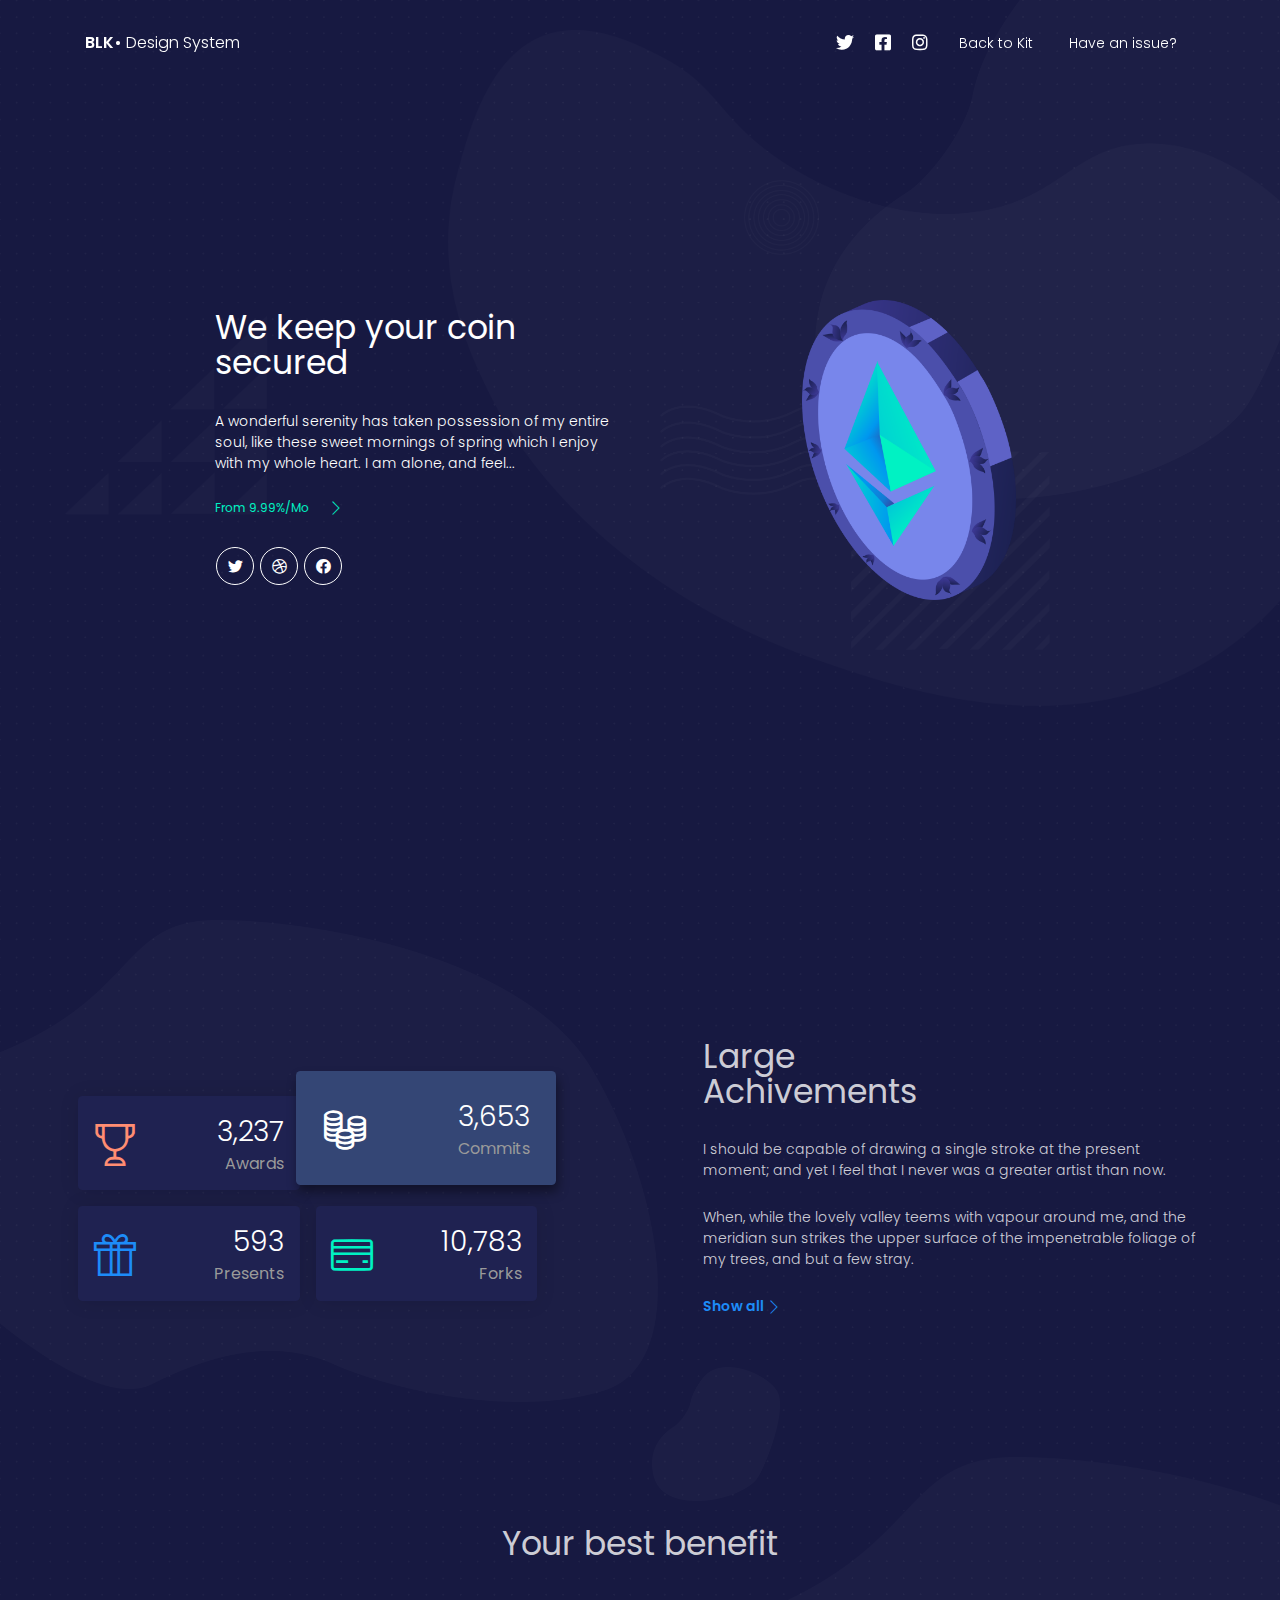
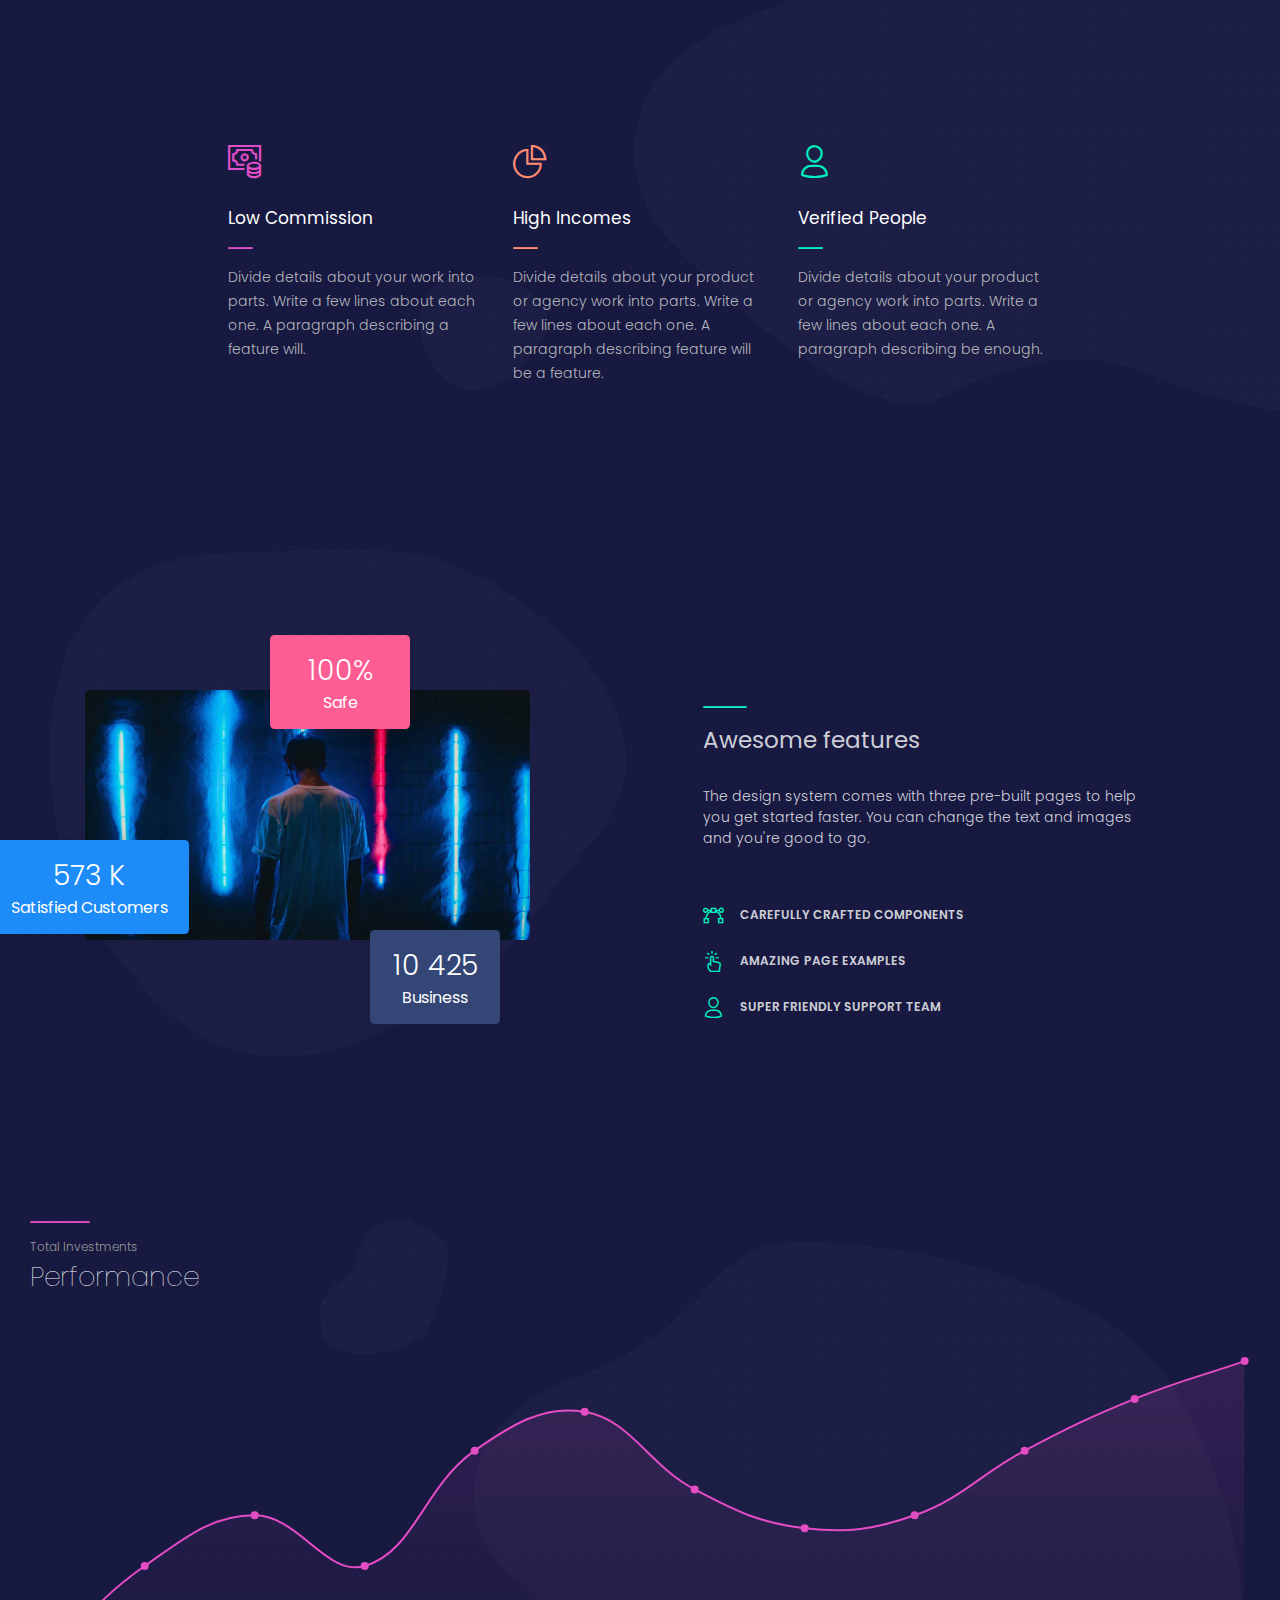
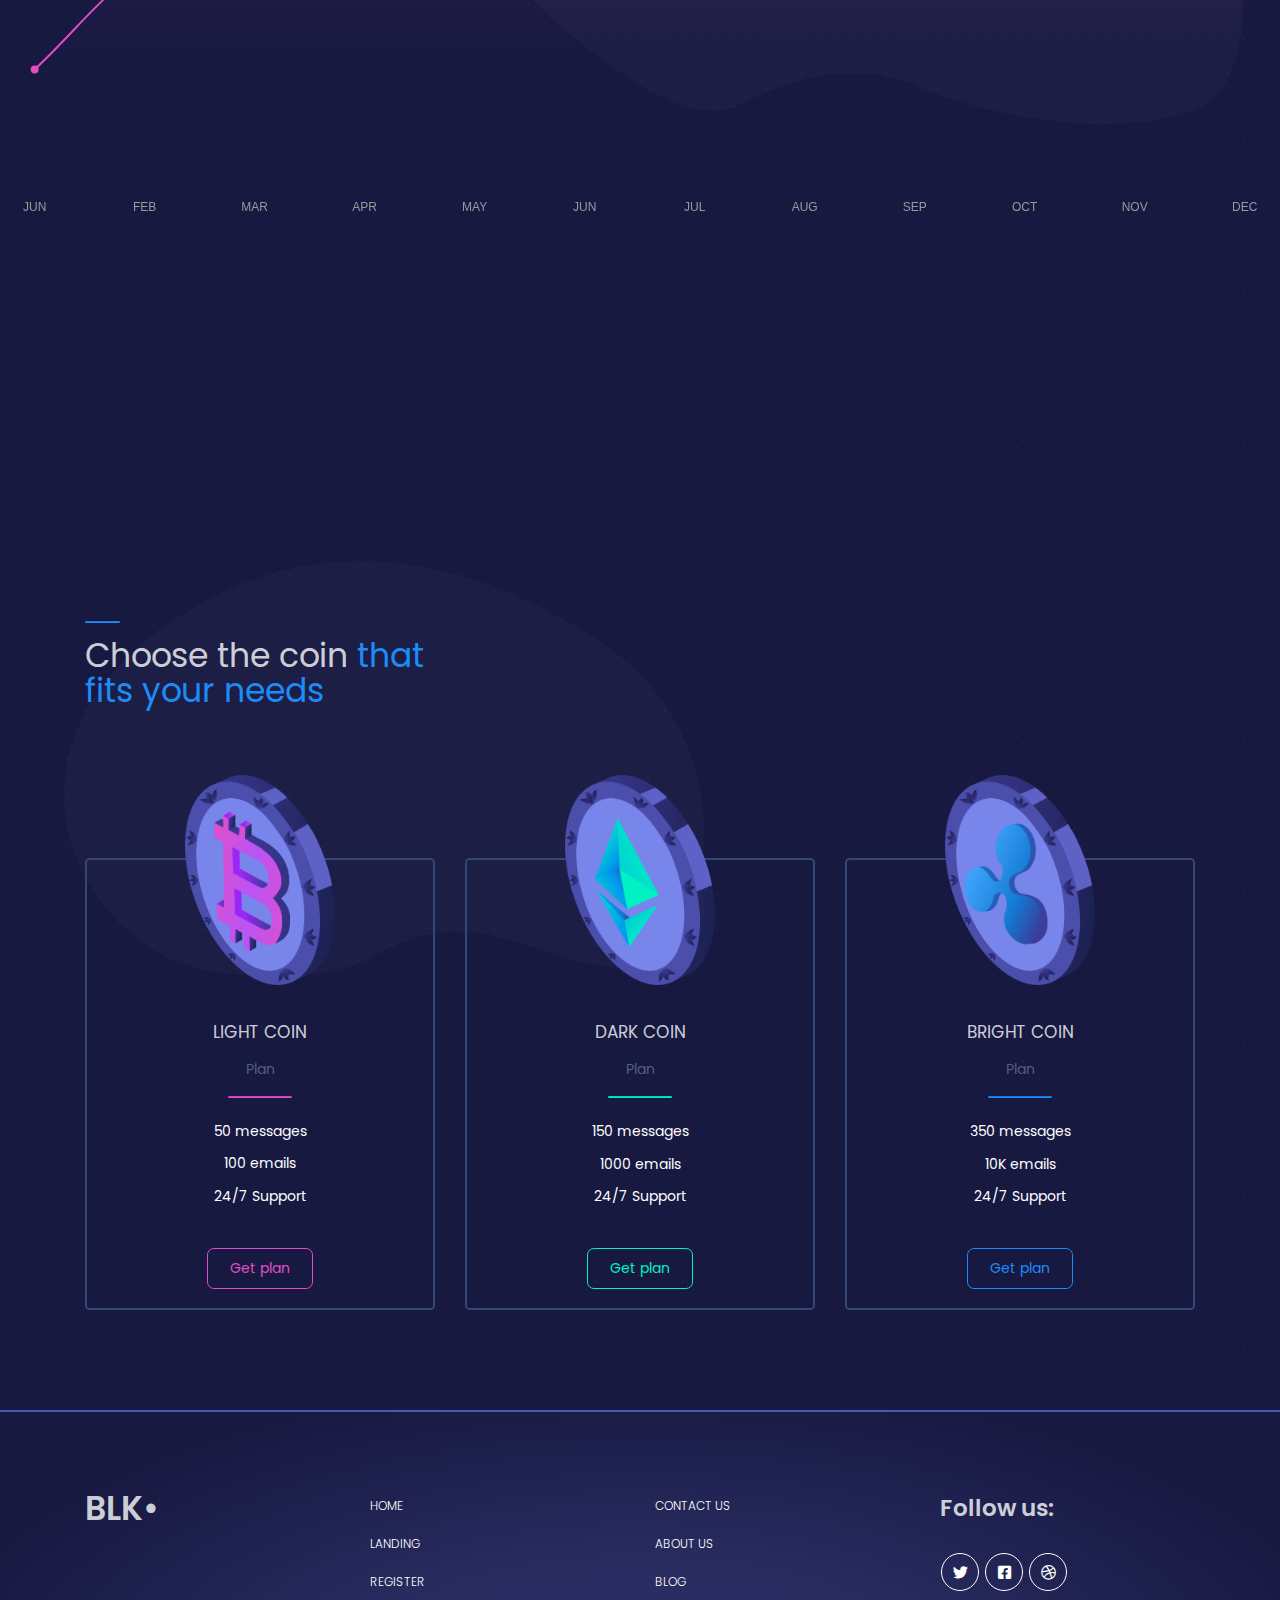
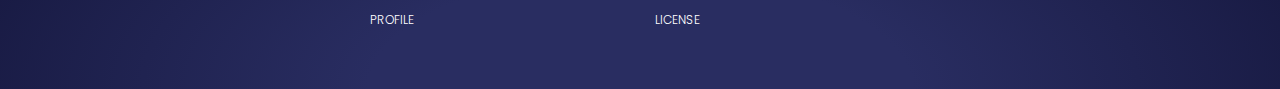
<file: examples/landing-page.html>
<!DOCTYPE html>
<html lang="en">

<head>
  <meta charset="utf-8" />
  <meta name="viewport" content="width=device-width, initial-scale=1, shrink-to-fit=no">
  <link rel="apple-touch-icon" sizes="76x76" href="../assets/img/apple-icon.png">
  <link rel="icon" type="image/png" href="../assets/img/favicon.png">
  <title>
    Blk• Design System by Creative Tim
  </title>
  <!--     Fonts and icons     -->
  <link href="https://fonts.googleapis.com/css?family=Poppins:200,300,400,600,700,800" rel="stylesheet" />
  <link href="https://use.fontawesome.com/releases/v5.0.6/css/all.css" rel="stylesheet">
  <!-- Nucleo Icons -->
  <link href="../assets/css/nucleo-icons.css" rel="stylesheet" />
  <!-- CSS Files -->
  <link href="../assets/css/blk-design-system.css?v=1.0.0" rel="stylesheet" />
  <!-- CSS Just for demo purpose, don't include it in your project -->
  <link href="../assets/demo/demo.css" rel="stylesheet" />
</head>

<body class="landing-page">
  <!-- Navbar -->
  <nav class="navbar navbar-expand-lg fixed-top navbar-transparent " color-on-scroll="100">
    <div class="container">
      <div class="navbar-translate">
        <a class="navbar-brand" href="https://demos.creative-tim.com/blk-design-system/index.html" rel="tooltip" title="Designed and Coded by Creative Tim" data-placement="bottom" target="_blank">
          <span>BLK•</span> Design System
        </a>
        <button class="navbar-toggler navbar-toggler" type="button" data-toggle="collapse" data-target="#navigation" aria-controls="navigation-index" aria-expanded="false" aria-label="Toggle navigation">
          <span class="navbar-toggler-bar bar1"></span>
          <span class="navbar-toggler-bar bar2"></span>
          <span class="navbar-toggler-bar bar3"></span>
        </button>
      </div>
      <div class="collapse navbar-collapse justify-content-end" id="navigation">
        <div class="navbar-collapse-header">
          <div class="row">
            <div class="col-6 collapse-brand">
              <a>
                BLK•
              </a>
            </div>
            <div class="col-6 collapse-close text-right">
              <button type="button" class="navbar-toggler" data-toggle="collapse" data-target="#navigation" aria-controls="navigation-index" aria-expanded="false" aria-label="Toggle navigation">
                <i class="tim-icons icon-simple-remove"></i>
              </button>
            </div>
          </div>
        </div>
        <ul class="navbar-nav">
          <li class="nav-item p-0">
            <a class="nav-link" rel="tooltip" title="Follow us on Twitter" data-placement="bottom" href="https://twitter.com/CreativeTim" target="_blank">
              <i class="fab fa-twitter"></i>
              <p class="d-lg-none d-xl-none">Twitter</p>
            </a>
          </li>
          <li class="nav-item p-0">
            <a class="nav-link" rel="tooltip" title="Like us on Facebook" data-placement="bottom" href="https://www.facebook.com/CreativeTim" target="_blank">
              <i class="fab fa-facebook-square"></i>
              <p class="d-lg-none d-xl-none">Facebook</p>
            </a>
          </li>
          <li class="nav-item p-0">
            <a class="nav-link" rel="tooltip" title="Follow us on Instagram" data-placement="bottom" href="https://www.instagram.com/CreativeTimOfficial" target="_blank">
              <i class="fab fa-instagram"></i>
              <p class="d-lg-none d-xl-none">Instagram</p>
            </a>
          </li>
          <li class="nav-item">
            <a class="nav-link" href="../index.html">Back to Kit</a>
          </li>
          <li class="nav-item">
            <a class="nav-link" href="https://github.com/creativetimofficial/blk-design-system/issues">Have an issue?</a>
          </li>
        </ul>
      </div>
    </div>
  </nav>
  <!-- End Navbar -->
  <div class="wrapper">
    <div class="page-header">
      <img src="../assets/img/blob.png" class="path">
      <img src="../assets/img/path2.png" class="path2">
      <img src="../assets/img/triunghiuri.png" class="shapes triangle">
      <img src="../assets/img/waves.png" class="shapes wave">
      <img src="../assets/img/patrat.png" class="shapes squares">
      <img src="../assets/img/cercuri.png" class="shapes circle">
      <div class="content-center">
        <div class="row row-grid justify-content-between align-items-center text-left">
          <div class="col-lg-6 col-md-6">
            <h1 class="text-white">We keep your coin
              <br/>
              <span class="text-white">secured</span>
            </h1>
            <p class="text-white mb-3">A wonderful serenity has taken possession of my entire soul, like these sweet mornings of spring which I enjoy with my whole heart. I am alone, and feel...</p>
            <div class="btn-wrapper mb-3">
              <p class="category text-success d-inline">From 9.99%/mo</p>
              <a href="#blk" class="btn btn-success btn-link btn-sm"><i class="tim-icons icon-minimal-right"></i></a>
            </div>
            <div class="btn-wrapper">
              <div class="button-container">
                <button href="javascript:void(0)" class="btn btn-icon btn-simple btn-round btn-neutral">
                  <i class="fab fa-twitter"></i>
                </button>
                <button href="javascript:void(0)" class="btn btn-icon btn-simple btn-round btn-neutral">
                  <i class="fab fa-dribbble"></i>
                </button>
                <button href="javascript:void(0)" class="btn btn-icon btn-simple btn-round btn-neutral">
                  <i class="fab fa-facebook"></i>
                </button>
              </div>
            </div>
          </div>
          <div class="col-lg-4 col-md-5">
            <img src="../assets/img/etherum.png" alt="Circle image" class="img-fluid">
          </div>
        </div>
      </div>
    </div>
    <section class="section section-lg">
      <section class="section">
        <img src="../assets/img/path4.png" class="path">
        <div class="container">
          <div class="row row-grid justify-content-between">
            <div class="col-md-5 mt-lg-5">
              <div class="row">
                <div class="col-lg-6 col-sm-12 px-2 py-2">
                  <div class="card card-stats ">
                    <div class="card-body">
                      <div class="row">
                        <div class="col-5 col-md-4">
                          <div class="icon-big text-center icon-warning">
                            <i class="tim-icons icon-trophy text-warning"></i>
                          </div>
                        </div>
                        <div class="col-7 col-md-8">
                          <div class="numbers">
                            <p class="card-title">3,237
                              <p>
                                <p class="card-category">Awards</p>
                          </div>
                        </div>
                      </div>
                    </div>
                  </div>
                </div>
                <div class="col-lg-6 col-sm-12 px-2 py-2">
                  <div class="card card-stats upper bg-default">
                    <div class="card-body">
                      <div class="row">
                        <div class="col-5 col-md-4">
                          <div class="icon-big text-center icon-warning">
                            <i class="tim-icons icon-coins text-white"></i>
                          </div>
                        </div>
                        <div class="col-7 col-md-8">
                          <div class="numbers">
                            <p class="card-title">3,653
                              <p>
                                <p class="card-category">Commits</p>
                          </div>
                        </div>
                      </div>
                    </div>
                  </div>
                </div>
              </div>
              <div class="row">
                <div class="col-lg-6 col-sm-12 px-2 py-2">
                  <div class="card card-stats ">
                    <div class="card-body">
                      <div class="row">
                        <div class="col-5 col-md-4">
                          <div class="icon-big text-center icon-warning">
                            <i class="tim-icons icon-gift-2 text-info"></i>
                          </div>
                        </div>
                        <div class="col-7 col-md-8">
                          <div class="numbers">
                            <p class="card-title">593
                              <p>
                                <p class="card-category">Presents</p>
                          </div>
                        </div>
                      </div>
                    </div>
                  </div>
                </div>
                <div class="col-lg-6 col-sm-12 px-2 py-2">
                  <div class="card card-stats ">
                    <div class="card-body">
                      <div class="row">
                        <div class="col-5 col-md-4">
                          <div class="icon-big text-center icon-warning">
                            <i class="tim-icons icon-credit-card text-success"></i>
                          </div>
                        </div>
                        <div class="col-7 col-md-8">
                          <div class="numbers">
                            <p class="card-title">10,783
                              <p>
                                <p class="card-category">Forks</p>
                          </div>
                        </div>
                      </div>
                    </div>
                  </div>
                </div>
              </div>
            </div>
            <div class="col-md-6">
              <div class="pl-md-5">
                <h1>Large
                  <br/>Achivements</h1>
                <p>I should be capable of drawing a single stroke at the present moment; and yet I feel that I never was a greater artist than now. </p>
                <br/>
                <p>When, while the lovely valley teems with vapour around me, and the meridian sun strikes the upper surface of the impenetrable foliage of my trees, and but a few stray.</p>
                <br/>
                <a href="#" class="font-weight-bold text-info mt-5">Show all <i class="tim-icons icon-minimal-right text-info"></i></a>
              </div>
            </div>
          </div>
        </div>
      </section>
    </section>
    <section class="section section-lg">
      <img src="../assets/img/path4.png" class="path">
      <img src="../assets/img/path5.png" class="path2">
      <img src="../assets/img/path2.png" class="path3">
      <div class="container">
        <div class="row justify-content-center">
          <div class="col-lg-12">
            <h1 class="text-center">Your best benefit</h1>
            <div class="row row-grid justify-content-center">
              <div class="col-lg-3">
                <div class="info">
                  <div class="icon icon-primary">
                    <i class="tim-icons icon-money-coins"></i>
                  </div>
                  <h4 class="info-title">Low Commission</h4>
                  <hr class="line-primary">
                  <p>Divide details about your work into parts. Write a few lines about each one. A paragraph describing a feature will.</p>
                </div>
              </div>
              <div class="col-lg-3">
                <div class="info">
                  <div class="icon icon-warning">
                    <i class="tim-icons icon-chart-pie-36"></i>
                  </div>
                  <h4 class="info-title">High Incomes</h4>
                  <hr class="line-warning">
                  <p>Divide details about your product or agency work into parts. Write a few lines about each one. A paragraph describing feature will be a feature. </p>
                </div>
              </div>
              <div class="col-lg-3">
                <div class="info">
                  <div class="icon icon-success">
                    <i class="tim-icons icon-single-02"></i>
                  </div>
                  <h4 class="info-title">Verified People</h4>
                  <hr class="line-success">
                  <p>Divide details about your product or agency work into parts. Write a few lines about each one. A paragraph describing be enough.</p>
                </div>
              </div>
            </div>
          </div>
        </div>
      </div>
    </section>
    <section class="section section-lg section-safe">
      <img src="../assets/img/path5.png" class="path">
      <div class="container">
        <div class="row row-grid justify-content-between">
          <div class="col-md-5">
            <img src="../assets/img/chester-wade.jpg" class="img-fluid floating">
            <div class="card card-stats bg-danger">
              <div class="card-body">
                <div class="justify-content-center">
                  <div class="numbers">
                    <p class="card-title">100%</p>
                    <p class="card-category text-white">Safe</p>
                  </div>
                </div>
              </div>
            </div>
            <div class="card card-stats bg-info">
              <div class="card-body">
                <div class="justify-content-center">
                  <div class="numbers">
                    <p class="card-title">573 K</p>
                    <p class="card-category text-white">Satisfied customers</p>
                  </div>
                </div>
              </div>
            </div>
            <div class="card card-stats bg-default">
              <div class="card-body">
                <div class="justify-content-center">
                  <div class="numbers">
                    <p class="card-title">10 425</p>
                    <p class="card-category text-white">Business</p>
                  </div>
                </div>
              </div>
            </div>
          </div>
          <div class="col-md-6">
            <div class="px-md-5">
              <hr class="line-success">
              <h3>Awesome features</h3>
              <p>The design system comes with three pre-built pages to help you get started faster. You can change the text and images and you're good to go.</p>
              <ul class="list-unstyled mt-5">
                <li class="py-2">
                  <div class="d-flex align-items-center">
                    <div class="icon icon-success mb-2">
                      <i class="tim-icons icon-vector"></i>
                    </div>
                    <div class="ml-3">
                      <h6>Carefully crafted components</h6>
                    </div>
                  </div>
                </li>
                <li class="py-2">
                  <div class="d-flex align-items-center">
                    <div class="icon icon-success mb-2">
                      <i class="tim-icons icon-tap-02"></i>
                    </div>
                    <div class="ml-3">
                      <h6>Amazing page examples</h6>
                    </div>
                  </div>
                </li>
                <li class="py-2">
                  <div class="d-flex align-items-center">
                    <div class="icon icon-success mb-2">
                      <i class="tim-icons icon-single-02"></i>
                    </div>
                    <div class="ml-3">
                      <h6>Super friendly support team</h6>
                    </div>
                  </div>
                </li>
              </ul>
            </div>
          </div>
        </div>
      </div>
    </section>
    <section class="section section-lg">
      <img src="../assets/img/path4.png" class="path">
      <img src="../assets/img/path2.png" class="path2">
      <div class="col-md-12">
        <div class="card card-chart card-plain">
          <div class="card-header">
            <div class="row">
              <div class="col-sm-6 text-left">
                <hr class="line-primary">
                <h5 class="card-category">Total Investments</h5>
                <h2 class="card-title">Performance</h2>
              </div>
            </div>
          </div>
          <div class="card-body">
            <div class="chart-area">
              <canvas id="chartBig"></canvas>
            </div>
          </div>
        </div>
      </div>
    </section>
    <section class="section section-lg section-coins">
      <img src="../assets/img/path3.png" class="path">
      <div class="container">
        <div class="row">
          <div class="col-md-4">
            <hr class="line-info">
            <h1>Choose the coin
              <span class="text-info">that fits your needs</span>
            </h1>
          </div>
        </div>
        <div class="row">
          <div class="col-md-4">
            <div class="card card-coin card-plain">
              <div class="card-header">
                <img src="../assets/img/bitcoin.png" class="img-center img-fluid">
              </div>
              <div class="card-body">
                <div class="row">
                  <div class="col-md-12 text-center">
                    <h4 class="text-uppercase">Light Coin</h4>
                    <span>Plan</span>
                    <hr class="line-primary">
                  </div>
                </div>
                <div class="row">
                  <ul class="list-group">
                    <li class="list-group-item">50 messages</li>
                    <li class="list-group-item">100 emails</li>
                    <li class="list-group-item">24/7 Support</li>
                  </ul>
                </div>
              </div>
              <div class="card-footer text-center">
                <button class="btn btn-primary btn-simple">Get plan</button>
              </div>
            </div>
          </div>
          <div class="col-md-4">
            <div class="card card-coin card-plain">
              <div class="card-header">
                <img src="../assets/img/etherum.png" class="img-center img-fluid">
              </div>
              <div class="card-body">
                <div class="row">
                  <div class="col-md-12 text-center">
                    <h4 class="text-uppercase">Dark Coin</h4>
                    <span>Plan</span>
                    <hr class="line-success">
                  </div>
                </div>
                <div class="row">
                  <ul class="list-group">
                    <li class="list-group-item">150 messages</li>
                    <li class="list-group-item">1000 emails</li>
                    <li class="list-group-item">24/7 Support</li>
                  </ul>
                </div>
              </div>
              <div class="card-footer text-center">
                <button class="btn btn-success btn-simple">Get plan</button>
              </div>
            </div>
          </div>
          <div class="col-md-4">
            <div class="card card-coin card-plain">
              <div class="card-header">
                <img src="../assets/img/ripp.png" class="img-center img-fluid">
              </div>
              <div class="card-body">
                <div class="row">
                  <div class="col-md-12 text-center">
                    <h4 class="text-uppercase">Bright Coin</h4>
                    <span>Plan</span>
                    <hr class="line-info">
                  </div>
                </div>
                <div class="row">
                  <ul class="list-group">
                    <li class="list-group-item">350 messages</li>
                    <li class="list-group-item">10K emails</li>
                    <li class="list-group-item">24/7 Support</li>
                  </ul>
                </div>
              </div>
              <div class="card-footer text-center">
                <button class="btn btn-info btn-simple">Get plan</button>
              </div>
            </div>
          </div>
        </div>
      </div>
    </section>
    <footer class="footer">
      <div class="container">
        <div class="row">
          <div class="col-md-3">
            <h1 class="title">BLK•</h1>
          </div>
          <div class="col-md-3">
            <ul class="nav">
              <li class="nav-item">
                <a href="../index.html" class="nav-link">
                  Home
                </a>
              </li>
              <li class="nav-item">
                <a href="../examples/landing-page.html" class="nav-link">
                  Landing
                </a>
              </li>
              <li class="nav-item">
                <a href="../examples/register-page.html" class="nav-link">
                  Register
                </a>
              </li>
              <li class="nav-item">
                <a href="../examples/profile-page.html" class="nav-link">
                  Profile
                </a>
              </li>
            </ul>
          </div>
          <div class="col-md-3">
            <ul class="nav">
              <li class="nav-item">
                <a href="https://creative-tim.com/contact-us" class="nav-link">
                  Contact Us
                </a>
              </li>
              <li class="nav-item">
                <a href="https://creative-tim.com/about-us" class="nav-link">
                  About Us
                </a>
              </li>
              <li class="nav-item">
                <a href="https://creative-tim.com/blog" class="nav-link">
                  Blog
                </a>
              </li>
              <li class="nav-item">
                <a href="https://opensource.org/licenses/MIT" class="nav-link">
                  License
                </a>
              </li>
            </ul>
          </div>
          <div class="col-md-3">
            <h3 class="title">Follow us:</h3>
            <div class="btn-wrapper profile">
              <a target="_blank" href="https://twitter.com/creativetim" class="btn btn-icon btn-neutral btn-round btn-simple" data-toggle="tooltip" data-original-title="Follow us">
                <i class="fab fa-twitter"></i>
              </a>
              <a target="_blank" href="https://www.facebook.com/creativetim" class="btn btn-icon btn-neutral btn-round btn-simple" data-toggle="tooltip" data-original-title="Like us">
                <i class="fab fa-facebook-square"></i>
              </a>
              <a target="_blank" href="https://dribbble.com/creativetim" class="btn btn-icon btn-neutral  btn-round btn-simple" data-toggle="tooltip" data-original-title="Follow us">
                <i class="fab fa-dribbble"></i>
              </a>
            </div>
          </div>
        </div>
      </div>
    </footer>
  </div>
  <!--   Core JS Files   -->
  <script src="../assets/js/core/jquery.min.js" type="text/javascript"></script>
  <script src="../assets/js/core/popper.min.js" type="text/javascript"></script>
  <script src="../assets/js/core/bootstrap.min.js" type="text/javascript"></script>
  <script src="../assets/js/plugins/perfect-scrollbar.jquery.min.js"></script>
  <!--  Plugin for Switches, full documentation here: http://www.jque.re/plugins/version3/bootstrap.switch/ -->
  <script src="../assets/js/plugins/bootstrap-switch.js"></script>
  <!--  Plugin for the Sliders, full documentation here: http://refreshless.com/nouislider/ -->
  <script src="../assets/js/plugins/nouislider.min.js" type="text/javascript"></script>
  <!-- Chart JS -->
  <script src="../assets/js/plugins/chartjs.min.js"></script>
  <!--  Plugin for the DatePicker, full documentation here: https://github.com/uxsolutions/bootstrap-datepicker -->
  <script src="../assets/js/plugins/moment.min.js"></script>
  <script src="../assets/js/plugins/bootstrap-datetimepicker.js" type="text/javascript"></script>
  <!-- Black Dashboard DEMO methods, don't include it in your project! -->
  <script src="../assets/demo/demo.js"></script>
  <!-- Control Center for Black UI Kit: parallax effects, scripts for the example pages etc -->
  <script src="../assets/js/blk-design-system.min.js?v=1.0.0" type="text/javascript"></script>
  <script>
    $(document).ready(function() {
      // Javascript method's body can be found in assets/assets-for-demo/js/demo.js
      demo.initLandingPageChart();
    });
  </script>
</body>

</html>
</file>
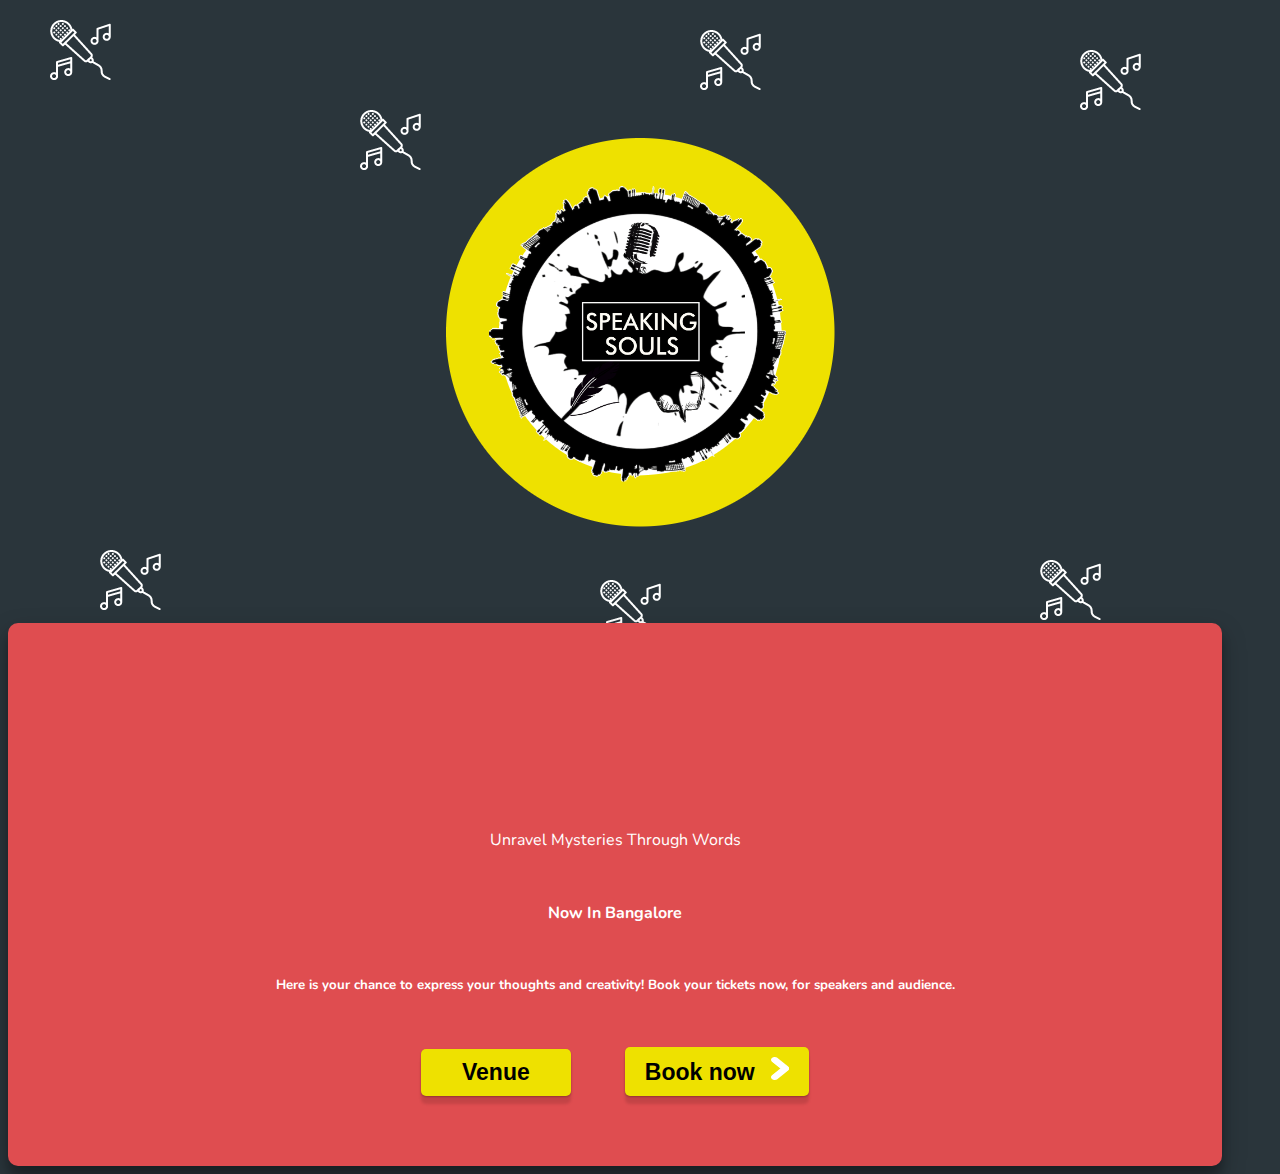
<file: speakingsouls/index1.html>
<!doctype html>
<html lang="en">

<head>
  <!-- Required meta tags -->
  <meta charset="utf-8">
  <meta name="viewport" content="width=device-width, initial-scale=1, shrink-to-fit=no">
<link href="https://fonts.googleapis.com/css?family=Nunito" rel="stylesheet">
  <!-- Bootstrap CSS -->
  <link rel="stylesheet" href="https://stackpath.bootstrapcdn.com/bootstrap/4.2.1/css/bootstrap.min.css" integrity="sha384-GJzZqFGwb1QTTN6wy59ffF1BuGJpLSa9DkKMp0DgiMDm4iYMj70gZWKYbI706tWS" crossorigin="anonymous">
  <link rel="stylesheet" href="./main.css">
  <title>Hello, world!</title>
</head>

<body>
  <img src="mike.png" alt="m.png" class="mic mic1 elementToAnimate">
  <img src="mike.png" alt="m.png" class="mic mic2 elementToAnimate1">
  <img src="mike.png" alt="m.png" class="mic mic3 elementToAnimate">
  <img src="mike.png" alt="m.png" class="mic mic4 elementToAnimate1">
  <img src="mike.png" alt="m.png" class="mic mic5 elementToAnimate">
  <img src="mike.png" alt="m.png" class="mic mic6 elementToAnimate1">
  <img src="mike.png" alt="m.png" class="mic mic7 elementToAnimate">

  <div class="container-fluid">
    <div class="row">
      <div class="col-md-5 col-sm-12">
        <div class="logo">
          <center>
            <img class="logo1" src="logo.png" />
          </center>
        </div>
      </div>
      <div class="col-md-7 col-sm-12">
        <div class="content">
          <center>
            <div class="block">
              <h1 class="animate three"><span>S</span><span>p</span><span>e</span><span>a</span><span>k</span><span>i</span><span>n</span><span>g</span>&nbsp;
      <span></span><span>S</span><span>o</span><span>u</span><span>l</span><span>s</span>
      </h1>
      <p>
        Unravel Mysteries Through Words
      </p>
              <h4>Now In Bangalore</h4>
              <h5>Here is your chance to express your thoughts and creativity! Book your tickets now, for speakers and audience.
</h5>
              <button type="button" class="venue" name="button">Venue</button>
              <button type="button" class="tickets" name="button">Book now <img src="arow.png"   /></button>
            </div>
          </center>
        </div>
      </div>
    </div>
  </div>
  <!-- Optional JavaScript -->
  <!-- jQuery first, then Popper.js, then Bootstrap JS -->
  <script src="https://code.jquery.com/jquery-3.3.1.slim.min.js" integrity="sha384-q8i/X+965DzO0rT7abK41JStQIAqVgRVzpbzo5smXKp4YfRvH+8abtTE1Pi6jizo" crossorigin="anonymous"></script>
  <script src="https://cdnjs.cloudflare.com/ajax/libs/popper.js/1.14.6/umd/popper.min.js" integrity="sha384-wHAiFfRlMFy6i5SRaxvfOCifBUQy1xHdJ/yoi7FRNXMRBu5WHdZYu1hA6ZOblgut" crossorigin="anonymous"></script>
  <script src="https://stackpath.bootstrapcdn.com/bootstrap/4.2.1/js/bootstrap.min.js" integrity="sha384-B0UglyR+jN6CkvvICOB2joaf5I4l3gm9GU6Hc1og6Ls7i6U/mkkaduKaBhlAXv9k" crossorigin="anonymous"></script>
</body>

</html>
</file>
<file: assets/css/nucleo-icons.css>
/* --------------------------------

Nucleo Outline Web Font - nucleoapp.com/
License - nucleoapp.com/license/
Created using IcoMoon - icomoon.io

-------------------------------- */

@font-face {
  font-family: 'Nucleo';
  src: url('../fonts/nucleo.eot');
  src: url('../fonts/nucleo.eot') format('embedded-opentype'), url('../fonts/nucleo.woff2') format('woff2'), url('../fonts/nucleo.woff') format('woff'), url('../fonts/nucleo.ttf') format('truetype'), url('../fonts/nucleo.svg') format('svg');
  font-weight: normal;
  font-style: normal;
}

/*------------------------
	base class definition
-------------------------*/

.tim-icons {
  display: inline-block;
  font: normal normal normal 1em/1 'Nucleo';
  vertical-align: middle;
  speak: none;
  text-transform: none;
  /* Better Font Rendering */
  -webkit-font-smoothing: antialiased;
  -moz-osx-font-smoothing: grayscale;
}

.font-icon-detail {
  text-align: center;
  padding: 45px 0 30px;
  border: 1px solid #e44cc4;
  border-radius: .1875rem;
  margin: 15px 0;
  min-height: 168px;
}

.font-icon-detail i {
  color: #FFFFFF;
  font-size: 1.5em;
}

.font-icon-detail p {
  color: #e44cc4 !important;
  margin-top: 30px;
  padding: 0 10px;
  font-size: .7142em;
}

/*------------------------
  change icon size
-------------------------*/

.tim-icons-sm {
  font-size: 0.8em;
}

.tim-icons-lg {
  font-size: 1.2em;
}

/* absolute units */

.tim-icons-16 {
  font-size: 16px;
}

.tim-icons-32 {
  font-size: 32px;
}

/*----------------------------------
  add a square/circle background
-----------------------------------*/

.tim-icons-bg-square,
.tim-icons-bg-circle {
  padding: 0.35em;
}

.tim-icons-bg-circle {
  border-radius: 50%;
}

/*------------------------
  list icons
-------------------------*/

/*------------------------
  spinning icons
-------------------------*/

.tim-icons-is-spinning {
  -webkit-animation: tim-icons-spin 2s infinite linear;
  -moz-animation: tim-icons-spin 2s infinite linear;
  animation: tim-icons-spin 2s infinite linear;
}

@-webkit-keyframes tim-icons-spin {
  0% {
    -webkit-transform: rotate(0deg);
  }
  100% {
    -webkit-transform: rotate(360deg);
  }
}

@-moz-keyframes tim-icons-spin {
  0% {
    -moz-transform: rotate(0deg);
  }
  100% {
    -moz-transform: rotate(360deg);
  }
}

@keyframes tim-icons-spin {
  0% {
    -webkit-transform: rotate(0deg);
    -moz-transform: rotate(0deg);
    -ms-transform: rotate(0deg);
    -o-transform: rotate(0deg);
    transform: rotate(0deg);
  }
  100% {
    -webkit-transform: rotate(360deg);
    -moz-transform: rotate(360deg);
    -ms-transform: rotate(360deg);
    -o-transform: rotate(360deg);
    transform: rotate(360deg);
  }
}

/*------------------------
  rotated/flipped icons
-------------------------*/

/*------------------------
	icons
-------------------------*/

.icon-alert-circle-exc::before {
  content: "\ea02";
}

.icon-align-center::before {
  content: "\ea03";
}

.icon-align-left-2::before {
  content: "\ea04";
}

.icon-app::before {
  content: "\ea05";
}

.icon-atom::before {
  content: "\ea06";
}

.icon-attach-87::before {
  content: "\ea07";
}

.icon-badge::before {
  content: "\ea08";
}

.icon-bag-16::before {
  content: "\ea09";
}

.icon-bank::before {
  content: "\ea0a";
}

.icon-basket-simple::before {
  content: "\ea0b";
}

.icon-bell-55::before {
  content: "\ea0c";
}

.icon-bold::before {
  content: "\ea0d";
}

.icon-book-bookmark::before {
  content: "\ea0e";
}

.icon-bulb-63::before {
  content: "\ea0f";
}

.icon-bullet-list-67::before {
  content: "\ea10";
}

.icon-bus-front-12::before {
  content: "\ea11";
}

.icon-button-pause::before {
  content: "\ea12";
}

.icon-button-power::before {
  content: "\ea13";
}

.icon-calendar-60::before {
  content: "\ea14";
}

.icon-camera-18::before {
  content: "\ea15";
}

.icon-caps-small::before {
  content: "\ea16";
}

.icon-cart::before {
  content: "\ea17";
}

.icon-chart-bar-32::before {
  content: "\ea18";
}

.icon-chart-pie-36::before {
  content: "\ea19";
}

.icon-chat-33::before {
  content: "\ea1a";
}

.icon-check-2::before {
  content: "\ea1b";
}

.icon-cloud-download-93::before {
  content: "\ea1c";
}

.icon-cloud-upload-94::before {
  content: "\ea1d";
}

.icon-coins::before {
  content: "\ea1e";
}

.icon-compass-05::before {
  content: "\ea1f";
}

.icon-controller::before {
  content: "\ea20";
}

.icon-credit-card::before {
  content: "\ea21";
}

.icon-delivery-fast::before {
  content: "\ea22";
}

.icon-double-left::before {
  content: "\ea23";
}

.icon-double-right::before {
  content: "\ea24";
}

.icon-email-85::before {
  content: "\ea25";
}

.icon-gift-2::before {
  content: "\ea26";
}

.icon-globe-2::before {
  content: "\ea27";
}

.icon-headphones::before {
  content: "\ea28";
}

.icon-heart-2::before {
  content: "\ea29";
}

.icon-html5::before {
  content: "\ea2a";
}

.icon-image-02::before {
  content: "\ea2b";
}

.icon-istanbul::before {
  content: "\ea2c";
}

.icon-key-25::before {
  content: "\ea2d";
}

.icon-laptop::before {
  content: "\ea2e";
}

.icon-light-3::before {
  content: "\ea2f";
}

.icon-link-72::before {
  content: "\ea30";
}

.icon-lock-circle::before {
  content: "\ea31";
}

.icon-map-big::before {
  content: "\ea32";
}

.icon-minimal-down::before {
  content: "\ea33";
}

.icon-minimal-left::before {
  content: "\ea34";
}

.icon-minimal-right::before {
  content: "\ea35";
}

.icon-minimal-up::before {
  content: "\ea36";
}

.icon-mobile::before {
  content: "\ea37";
}

.icon-molecule-40::before {
  content: "\ea38";
}

.icon-money-coins::before {
  content: "\ea39";
}

.icon-notes::before {
  content: "\ea3a";
}

.icon-palette::before {
  content: "\ea3b";
}

.icon-paper::before {
  content: "\ea3c";
}

.icon-pencil::before {
  content: "\ea3d";
}

.icon-pin::before {
  content: "\ea3e";
}

.icon-planet::before {
  content: "\ea3f";
}

.icon-puzzle-10::before {
  content: "\ea40";
}

.icon-satisfied::before {
  content: "\ea41";
}

.icon-scissors::before {
  content: "\ea42";
}

.icon-send::before {
  content: "\ea43";
}

.icon-settings-gear-63::before {
  content: "\ea44";
}

.icon-settings::before {
  content: "\ea45";
}

.icon-simple-add::before {
  content: "\ea46";
}

.icon-simple-delete::before {
  content: "\ea47";
}

.icon-simple-remove::before {
  content: "\ea48";
}

.icon-single-02::before {
  content: "\ea49";
}

.icon-single-copy-04::before {
  content: "\ea4a";
}

.icon-sound-wave::before {
  content: "\ea4b";
}

.icon-spaceship::before {
  content: "\ea4c";
}

.icon-square-pin::before {
  content: "\ea4d";
}

.icon-support-17::before {
  content: "\ea4e";
}

.icon-tablet-2::before {
  content: "\ea4f";
}

.icon-tag::before {
  content: "\ea50";
}

.icon-tap-02::before {
  content: "\ea51";
}

.icon-tie-bow::before {
  content: "\ea52";
}

.icon-time-alarm::before {
  content: "\ea53";
}

.icon-trash-simple::before {
  content: "\ea54";
}

.icon-triangle-right-17::before {
  content: "\ea55";
}

.icon-trophy::before {
  content: "\ea56";
}

.icon-tv-2::before {
  content: "\ea57";
}

.icon-upload::before {
  content: "\ea58";
}

.icon-user-run::before {
  content: "\ea59";
}

.icon-vector::before {
  content: "\ea5a";
}

.icon-video-66::before {
  content: "\ea5b";
}

.icon-volume-98::before {
  content: "\ea5c";
}

.icon-wallet-43::before {
  content: "\ea5d";
}

.icon-watch-time::before {
  content: "\ea5e";
}

.icon-wifi::before {
  content: "\ea5f";
}

.icon-world::before {
  content: "\ea60";
}

.icon-zoom-split::before {
  content: "\ea61";
}

.icon-refresh-01::before {
  content: "\ea62";
}

.icon-refresh-02::before {
  content: "\ea63";
}

.icon-shape-star::before {
  content: "\ea64";
}

.icon-components::before {
  content: "\ea65";
}
</file>
